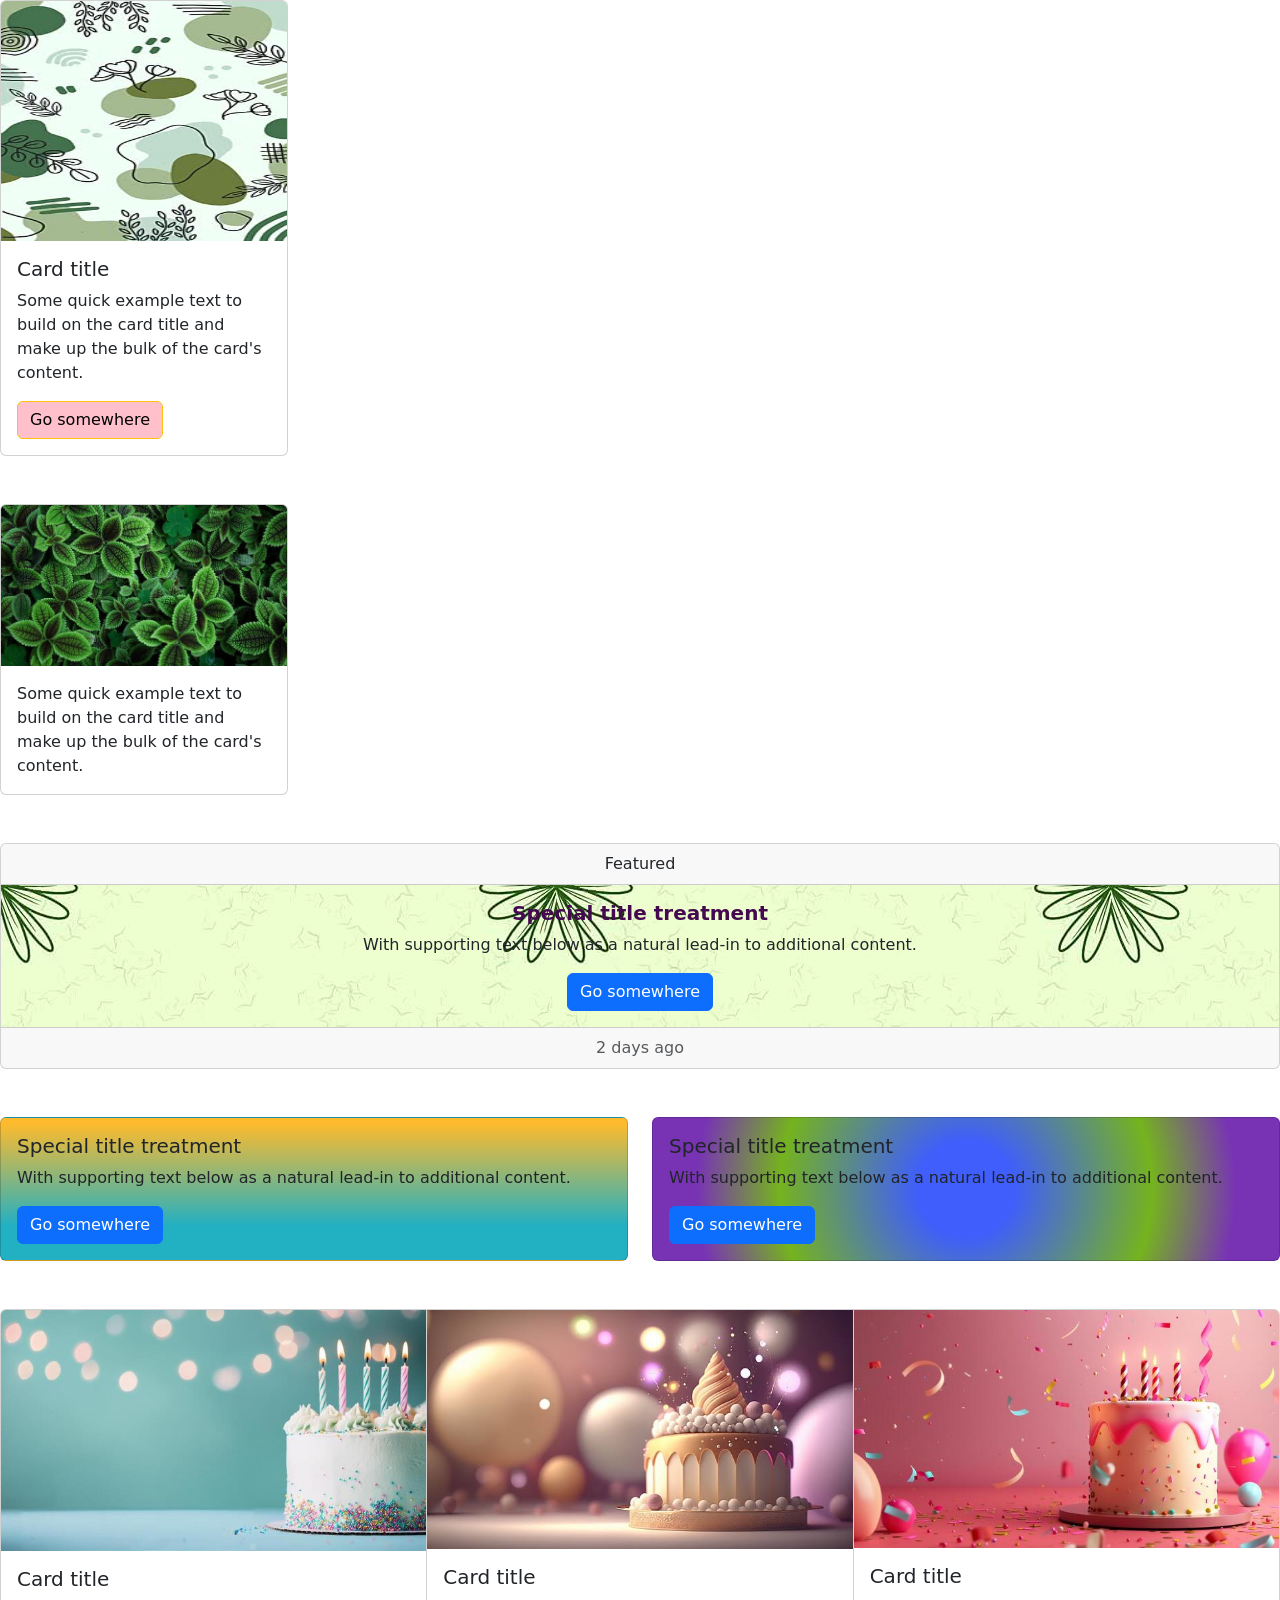
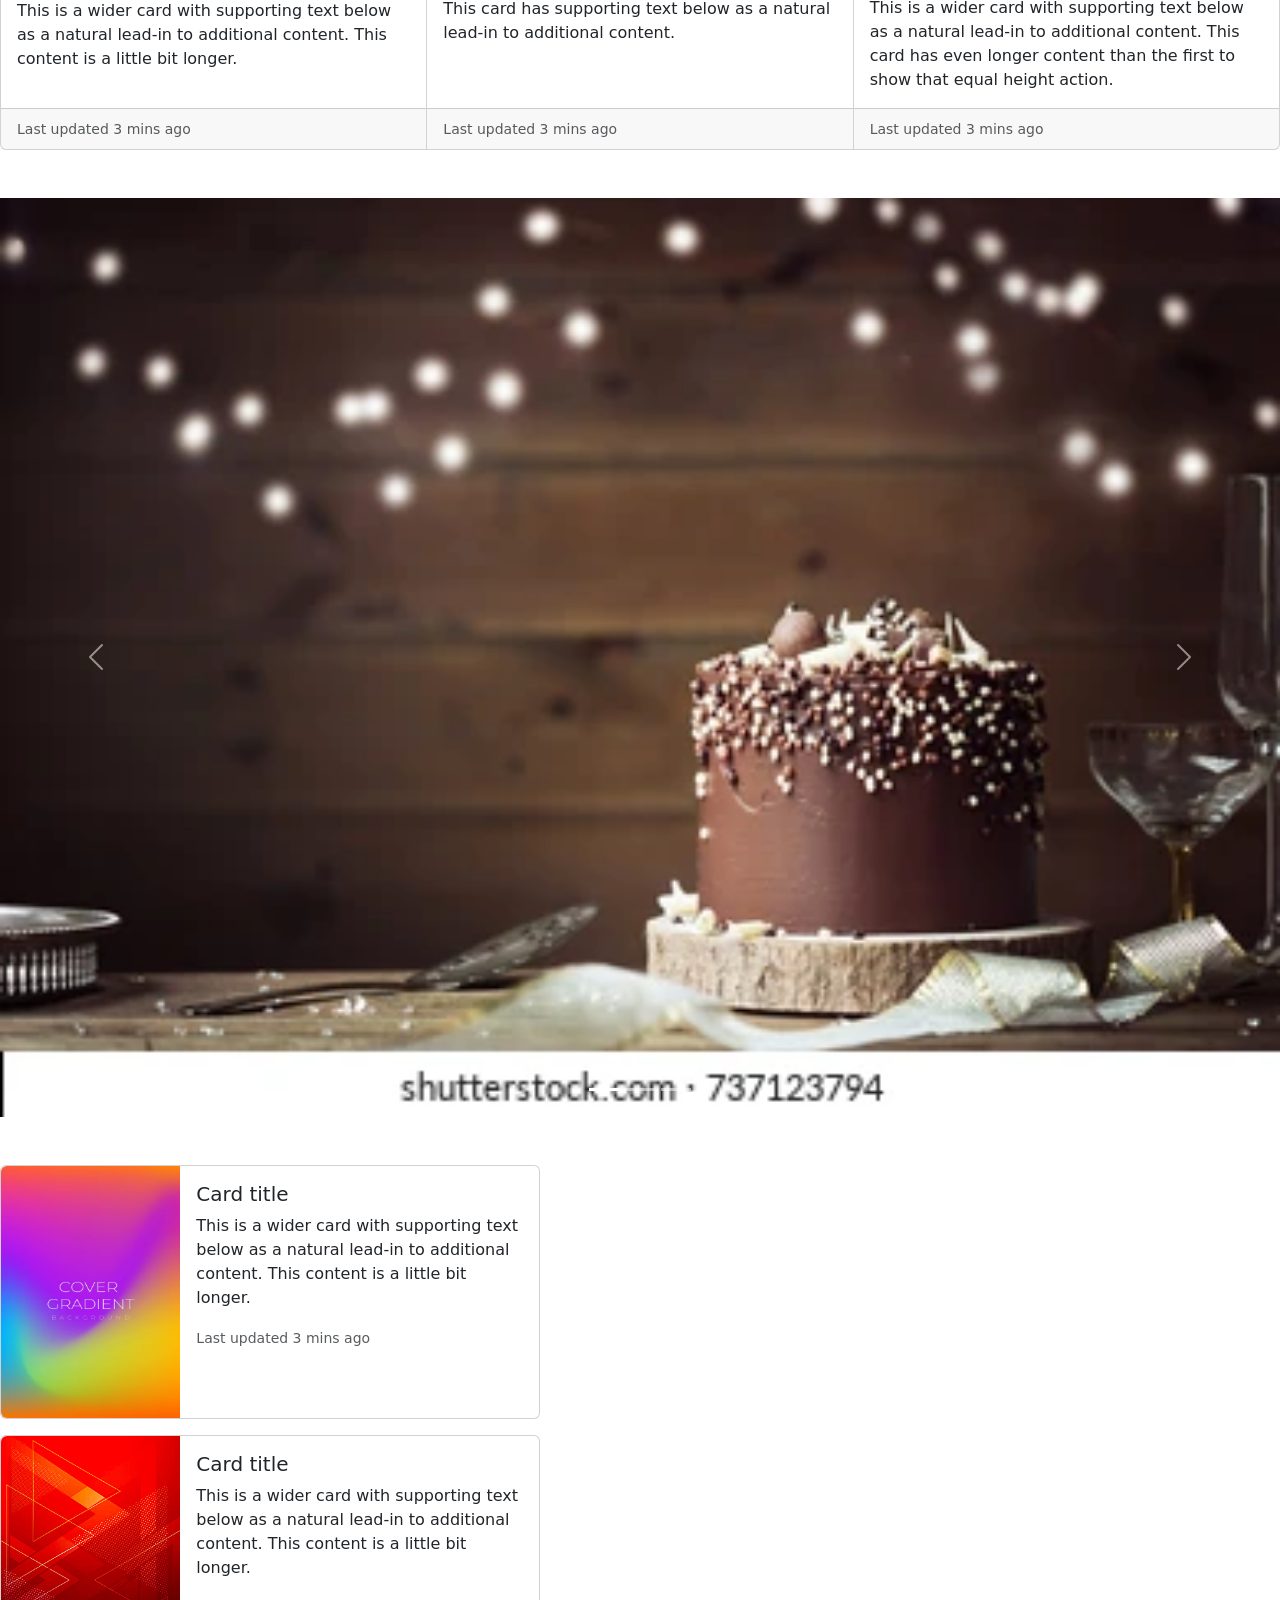
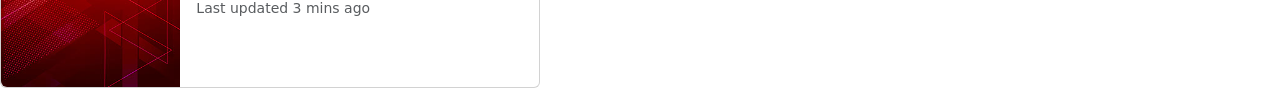
<file: Class1/index.html>
<!DOCTYPE html>
<html lang="en">

<head>
    <meta charset="UTF-8">
    <meta name="viewport" content="width=device-width, initial-scale=1.0">
    <title>Document</title>
    <link href="https://cdn.jsdelivr.net/npm/bootstrap@5.0.2/dist/css/bootstrap.min.css" rel="stylesheet" integrity="sha384-EVSTQN3/azprG1Anm3QDgpJLIm9Nao0Yz1ztcQTwFspd3yD65VohhpuuCOmLASjC" crossorigin="anonymous">
    <link rel="stylesheet" href="style.css">
</head>
<body>
    <div class="card" style="width: 18rem;">
        <img src="./Image/pngtree-green-aesthetic-abstract-background.jpg" class="card-img-top" alt="..." height="240px">
        <div class="card-body">
          <h5 class="card-title">Card title</h5>
          <p class="card-text">Some quick example text to build on the card title and make up the bulk of the card's content.</p>
          <a href="#" class="btn btn-warning" style="background-color: pink;">Go somewhere</a>    
        </div>
      </div><br><br>
      <div class="card" style="width: 18rem;">
        <img src="./Image/greenry.jpg" class="card-img-top" alt="...">
        <div class="card-body">
          <p class="card-text">Some quick example text to build on the card title and make up the bulk of the card's content.</p>
        </div>
      </div><br><br>
      <div class="card text-center">
        <div class="card-header">
          Featured
        </div>
        <div class="card-body card1">
          <h5 class="card-title card2">Special title treatment</h5>
          <p class="card-text">With supporting text below as a natural lead-in to additional content.</p>
          <a href="#" class="btn btn-primary">Go somewhere</a>
        </div>
        <div class="card-footer text-muted">
          2 days ago
        </div>
      </div><br><br>
      <div class="row">
        <div class="col-sm-6">
          <div class="card changeColor1">
            <div class="card-body">
              <h5 class="card-title">Special title treatment</h5>
              <p class="card-text">With supporting text below as a natural lead-in to additional content.</p>
              <a href="#" class="btn btn-primary">Go somewhere</a>
            </div>
          </div>
        </div>
        <div class="col-sm-6">
          <div class="card changeColor2">
            <div class="card-body">
              <h5 class="card-title">Special title treatment</h5>
              <p class="card-text">With supporting text below as a natural lead-in to additional content.</p>
              <a href="#" class="btn btn-primary">Go somewhere</a>
            </div>
          </div>
        </div>
      </div><br><br>
      <div class="card-group">
        <div class="card">
          <img src="./Image/cake3.jpeg  " class="card-img-top" alt="...">
          <div class="card-body">
            <h5 class="card-title">Card title</h5>
            <p class="card-text">This is a wider card with supporting text below as a natural lead-in to additional content. This content is a little bit longer.</p>
          </div>
          <div class="card-footer">
            <small class="text-muted">Last updated 3 mins ago</small>
          </div>
        </div>
        <div class="card">
          <img src="./Image/cake2.jpg" class="card-img-top" alt="...">
          <div class="card-body">
            <h5 class="card-title">Card title</h5>
            <p class="card-text">This card has supporting text below as a natural lead-in to additional content.</p>
          </div>
          <div class="card-footer">
            <small class="text-muted">Last updated 3 mins ago</small>
          </div>
        </div>
        <div class="card">
          <img src="./Image/cake3.jpg" class="card-img-top" alt="..." >
          <div class="card-body">
            <h5 class="card-title">Card title</h5>
            <p class="card-text">This is a wider card with supporting text below as a natural lead-in to additional content. This card has even longer content than the first to show that equal height action.</p>
          </div>
          <div class="card-footer">
            <small class="text-muted">Last updated 3 mins ago</small>
          </div>
        </div>
      </div><br><br>

      <div id="carouselExampleIndicators" class="carousel slide" data-bs-ride="carousel">
        <div class="carousel-indicators">
          <button type="button" data-bs-target="#carouselExampleIndicators" data-bs-slide-to="0" class="active" aria-current="true" aria-label="Slide 1"></button>
          <button type="button" data-bs-target="#carouselExampleIndicators" data-bs-slide-to="1" aria-label="Slide 2"></button>
          <button type="button" data-bs-target="#carouselExampleIndicators" data-bs-slide-to="2" aria-label="Slide 3"></button>
        </div>
        <div class="carousel-inner slider">
          <div class="carousel-item active">
            <img src="./Image/cupcakle1.webp" class="d-block w-100" alt="...">
          </div>
          <div class="carousel-item">
            <img src="./Image/cupcake2.jpg" class="d-block w-100" alt="...">
          </div>
          <div class="carousel-item">
            <img src="./Image/cupcake3.jpg" class="d-block w-100" alt="...">
          </div>
        </div>
        <button class="carousel-control-prev" type="button" data-bs-target="#carouselExampleIndicators" data-bs-slide="prev">
          <span class="carousel-control-prev-icon" aria-hidden="true"></span>
          <span class="visually-hidden">Previous</span>
        </button>
        <button class="carousel-control-next" type="button" data-bs-target="#carouselExampleIndicators" data-bs-slide="next">
          <span class="carousel-control-next-icon" aria-hidden="true"></span>
          <span class="visually-hidden">Next</span>
        </button>
      </div>
<br><br>
      <div class="card mb-3" style="width: 540px;">
        <div class="row g-0">
          <div class="col-md-4">
            <img src="./Image/lineargradient.jpg" class="img-fluid rounded-start" alt="..." >
          </div>
          <div class="col-md-8">
            <div class="card-body">
              <h5 class="card-title">Card title</h5>
              <p class="card-text">This is a wider card with supporting text below as a natural lead-in to additional content. This content is a little bit longer.</p>
              <p class="card-text"><small class="text-muted">Last updated 3 mins ago</small></p>
            </div>
          </div>
        </div>
      </div>

      <div class="card mb-3" style="width: 540px;">
        <div class="row g-0">
          <div class="col-md-4">
            <img src="./Image/red.jpg" class="img-fluid rounded-start" alt="..." >
          </div>
          <div class="col-md-8">
            <div class="card-body">
              <h5 class="card-title">Card title</h5>
              <p class="card-text">This is a wider card with supporting text below as a natural lead-in to additional content. This content is a little bit longer.</p>
              <p class="card-text"><small class="text-muted">Last updated 3 mins ago</small></p>
            </div>
          </div>
        </div>
      </div>


      <script src="https://cdn.jsdelivr.net/npm/bootstrap@5.0.2/dist/js/bootstrap.bundle.min.js" integrity="sha384-MrcW6ZMFYlzcLA8Nl+NtUVF0sA7MsXsP1UyJoMp4YLEuNSfAP+JcXn/tWtIaxVXM" crossorigin="anonymous"></script>
</body>
</html>
</file>
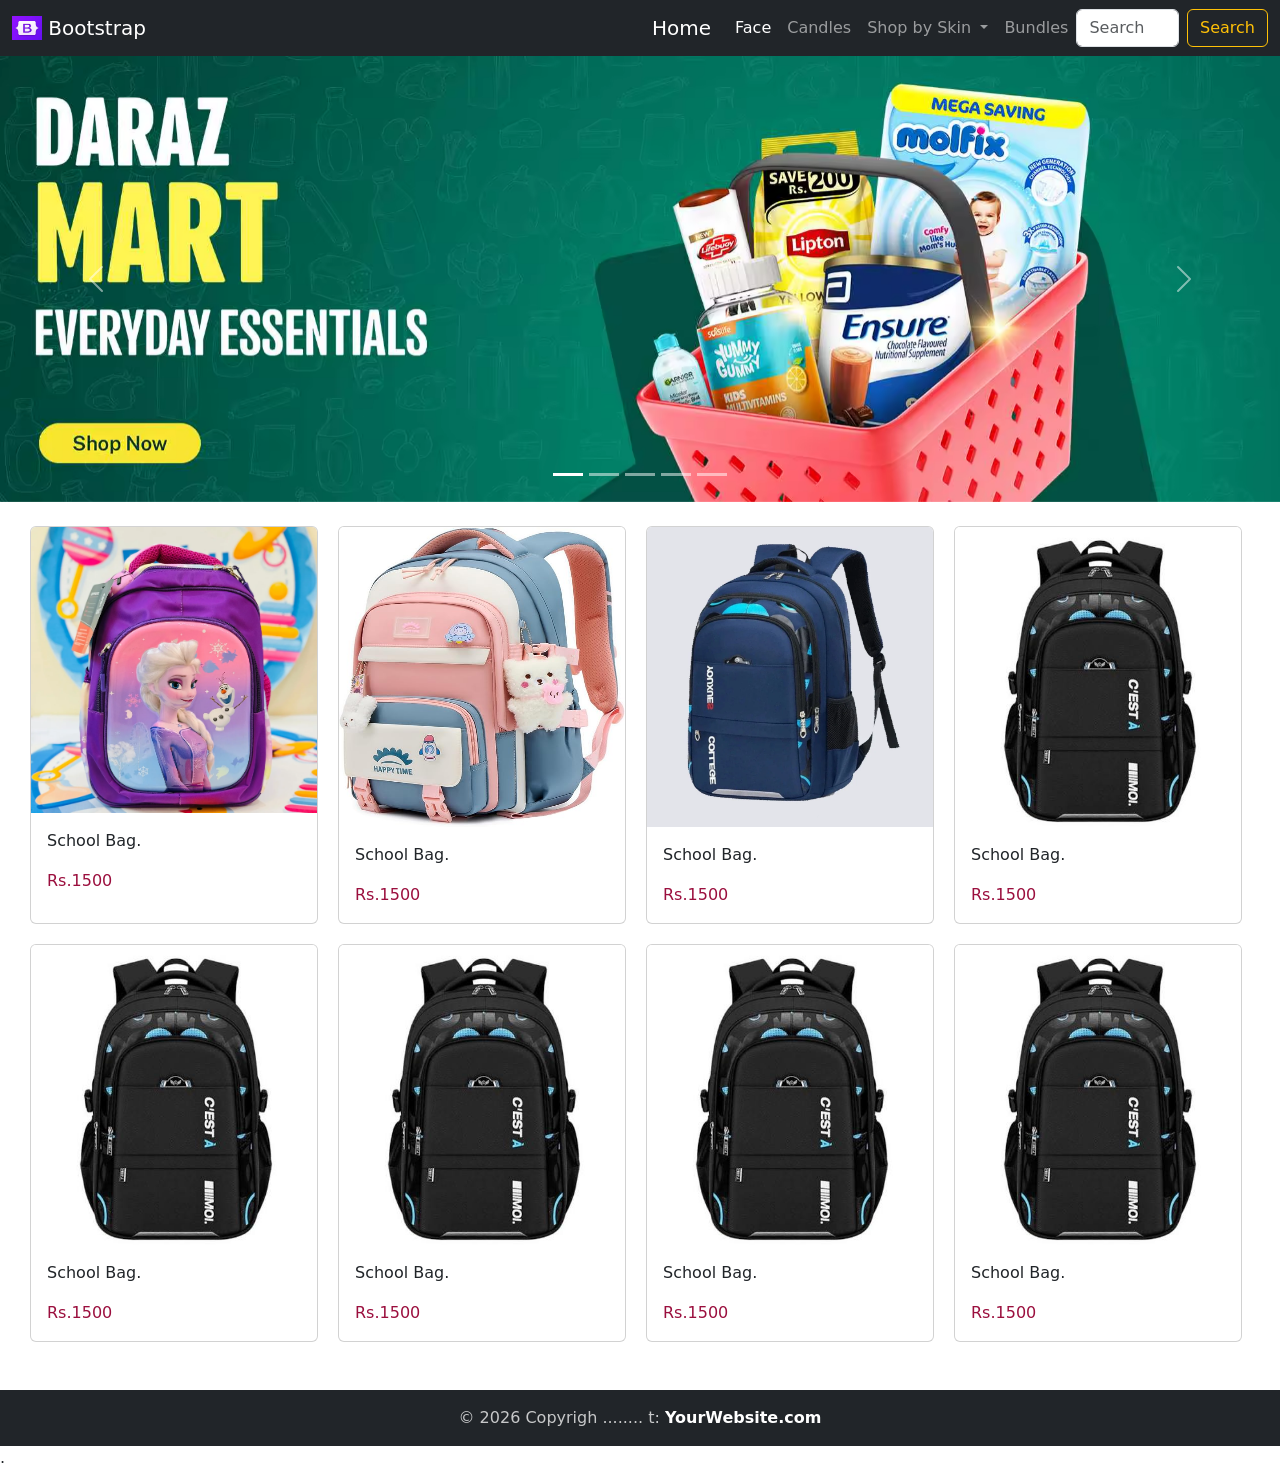
<file: Class2/index.html>
<!DOCTYPE html>
<html lang="en">
<head>
    <meta charset="UTF-8">
    <meta name="viewport" content="width=device-width, initial-scale=1.0">
    <title>Document</title>
    <link href="https://cdn.jsdelivr.net/npm/bootstrap@5.0.2/dist/css/bootstrap.min.css" rel="stylesheet" integrity="sha384-EVSTQN3/azprG1Anm3QDgpJLIm9Nao0Yz1ztcQTwFspd3yD65VohhpuuCOmLASjC" crossorigin="anonymous">
    <link rel="stylesheet" href="style.css">
</head>
<body>
    <nav class="navbar navbar-expand-lg navbar-dark bg-dark">
        <div class="container-fluid">
            <a class="navbar-brand" href="#">
              <img src="./Image/bootstrap.jpg" alt="" width="30" height="24" class="d-inline-block align-text-top">
              Bootstrap
            </a>
          </div>
        <div class="container-fluid">
          <a class="navbar-brand" href="#">Home</a>
          <button class="navbar-toggler" type="button" data-bs-toggle="collapse" data-bs-target="#navbarSupportedContent" aria-controls="navbarSupportedContent" aria-expanded="false" aria-label="Toggle navigation">
            <span class="navbar-toggler-icon"></span>
          </button>
          <div class="collapse navbar-collapse" id="navbarSupportedContent">
            <ul class="navbar-nav me-auto mb-2 mb-lg-0">
              <li class="nav-item">
                <a class="nav-link active" aria-current="page" href="#">Face</a>
              </li>
              <li class="nav-item">
                <a class="nav-link" href="#">Candles</a>
              </li>
              <li class="nav-item dropdown">
                <a class="nav-link dropdown-toggle" href="#" id="navbarDropdown" role="button" data-bs-toggle="dropdown" aria-expanded="false">
                  Shop by Skin
                </a>
                <ul class="dropdown-menu" aria-labelledby="navbarDropdown">
                  <li><a class="dropdown-item" href="#">Combination Skin</a></li>
                  <li><a class="dropdown-item" href="#">Oily Skin</a></li>
                  <li><a class="dropdown-item" href="#">Dry Skin</a></li>
                 
                </ul>
                <li class="nav-item">
                    <a class="nav-link" href="#">Bundles</a>
                  </li>
              </li>
             
            </ul>
            <form class="d-flex">
              <input class="form-control me-2" type="search" placeholder="Search" aria-label="Search">
              <button class="btn btn-outline-warning" type="submit">Search</button>
            </form>
          </div>
        </div>
      </nav>


      <!-- We are adding slider -->
      <div id="carouselExampleIndicators" class="carousel slide" data-bs-ride="carousel">
        <div class="carousel-indicators">
          <button type="button" data-bs-target="#carouselExampleIndicators" data-bs-slide-to="0" class="active" aria-current="true" aria-label="Slide 1"></button>
          <button type="button" data-bs-target="#carouselExampleIndicators" data-bs-slide-to="1" aria-label="Slide 2"></button>
          <button type="button" data-bs-target="#carouselExampleIndicators" data-bs-slide-to="2" aria-label="Slide 3"></button>
          <button type="button" data-bs-target="#carouselExampleIndicators" data-bs-slide-to="3" aria-label="Slide 4"></button>
          <button type="button" data-bs-target="#carouselExampleIndicators" data-bs-slide-to="4" aria-label="Slide 5"></button>
        </div>
        <div class="carousel-inner">
          <div class="carousel-item active">
            <img src="./Image/image1.avif" class="d-block w-100" alt="...">
          </div>
          <div class="carousel-item">
            <img src="./Image/image2.avif" class="d-block w-100" alt="...">
          </div>
          <div class="carousel-item">
            <img src="./Image/image3.avif" class="d-block w-100" alt="...">
          </div>
          <div class="carousel-item">
            <img src="./Image/image4.avif" class="d-block w-100" alt="...">
          </div>
          <div class="carousel-item">
            <img src="./Image/image5.avif" class="d-block w-100" alt="...">
          </div>
        </div>
        <button class="carousel-control-prev" type="button" data-bs-target="#carouselExampleIndicators" data-bs-slide="prev">
          <span class="carousel-control-prev-icon" aria-hidden="true"></span>
          <span class="visually-hidden">Previous</span>
        </button>
        <button class="carousel-control-next" type="button" data-bs-target="#carouselExampleIndicators" data-bs-slide="next">
          <span class="carousel-control-next-icon" aria-hidden="true"></span>
          <span class="visually-hidden">Next</span>
        </button>
      </div>
      <br>
    
      
<div class="flex">
  
    <div class="card" style="width: 18rem;">
      <img src="./Image/schoolbag.webp" class="card-img-top" alt="School Bag">
      <div class="card-body">
        <p class="card-text">School Bag.</p>
        <p class="card-text changecolor">Rs.1500</p>
      </div>
    </div>
  
    <div class="card" style="width: 18rem;">
      <img src="./Image/schoolbag2.jpg" class="card-img-top" alt="School Bag" height="300px">
      <div class="card-body">
        <p class="card-text">School Bag.</p>
        <p class="card-text changecolor">Rs.1500</p>
      </div>
    </div>

    <div class="card" style="width: 18rem;">
        <img src="./Image/schoolbag3.webp" class="card-img-top" alt="School Bag" height="300px">
        <div class="card-body">
          <p class="card-text">School Bag.</p>
          <p class="card-text changecolor">Rs.1500</p>
        </div>
      </div>
      <div class="card" style="width: 18rem;">
        <img src="./Image/schoolbag4.jpg" class="card-img-top" alt="School Bag" height="300px">
        <div class="card-body">
          <p class="card-text">School Bag.</p>
          <p class="card-text changecolor">Rs.1500</p>
        </div>
      </div>
      <div class="card" style="width: 18rem;">
        <img src="./Image/schoolbag4.jpg" class="card-img-top" alt="School Bag" height="300px">
        <div class="card-body">
          <p class="card-text">School Bag.</p>
          <p class="card-text changecolor">Rs.1500</p>
        </div>
      </div>
      <div class="card" style="width: 18rem;">
        <img src="./Image/schoolbag4.jpg" class="card-img-top" alt="School Bag" height="300px">
        <div class="card-body">
          <p class="card-text">School Bag.</p>
          <p class="card-text changecolor">Rs.1500</p>
        </div>
      </div>
      <div class="card" style="width: 18rem;">
        <img src="./Image/schoolbag4.jpg" class="card-img-top" alt="School Bag" height="300px">
        <div class="card-body">
          <p class="card-text">School Bag.</p>
          <p class="card-text changecolor">Rs.1500</p>
        </div>
      </div>
      <div class="card" style="width: 18rem;">
        <img src="./Image/schoolbag4.jpg" class="card-img-top" alt="School Bag" height="300px">
        <div class="card-body">
          <p class="card-text">School Bag.</p>
          <p class="card-text changecolor">Rs.1500</p>
        </div>
      </div>
  </div>
  <br><br>
  

  <footer class="bg-body-tertiary text-center text-lg-start mt-auto">
  
  
    
  
    <!-- Copyright -->
    <div class="text-center p-3 bg-dark text-white text-opacity-75">
      © 2026 Copyrigh
      ........
      
      
      
      
      t:
      <a class="text-white text-decoration-none fw-semibold" href="https://yourwebsite.com">YourWebsite.com</a>
    </div>
  </footer>
  
  



  .

      <script src="https://cdn.jsdelivr.net/npm/bootstrap@5.0.2/dist/js/bootstrap.bundle.min.js" integrity="sha384-MrcW6ZMFYlzcLA8Nl+NtUVF0sA7MsXsP1UyJoMp4YLEuNSfAP+JcXn/tWtIaxVXM" crossorigin="anonymous"></script>
</body>
</html>
</file>
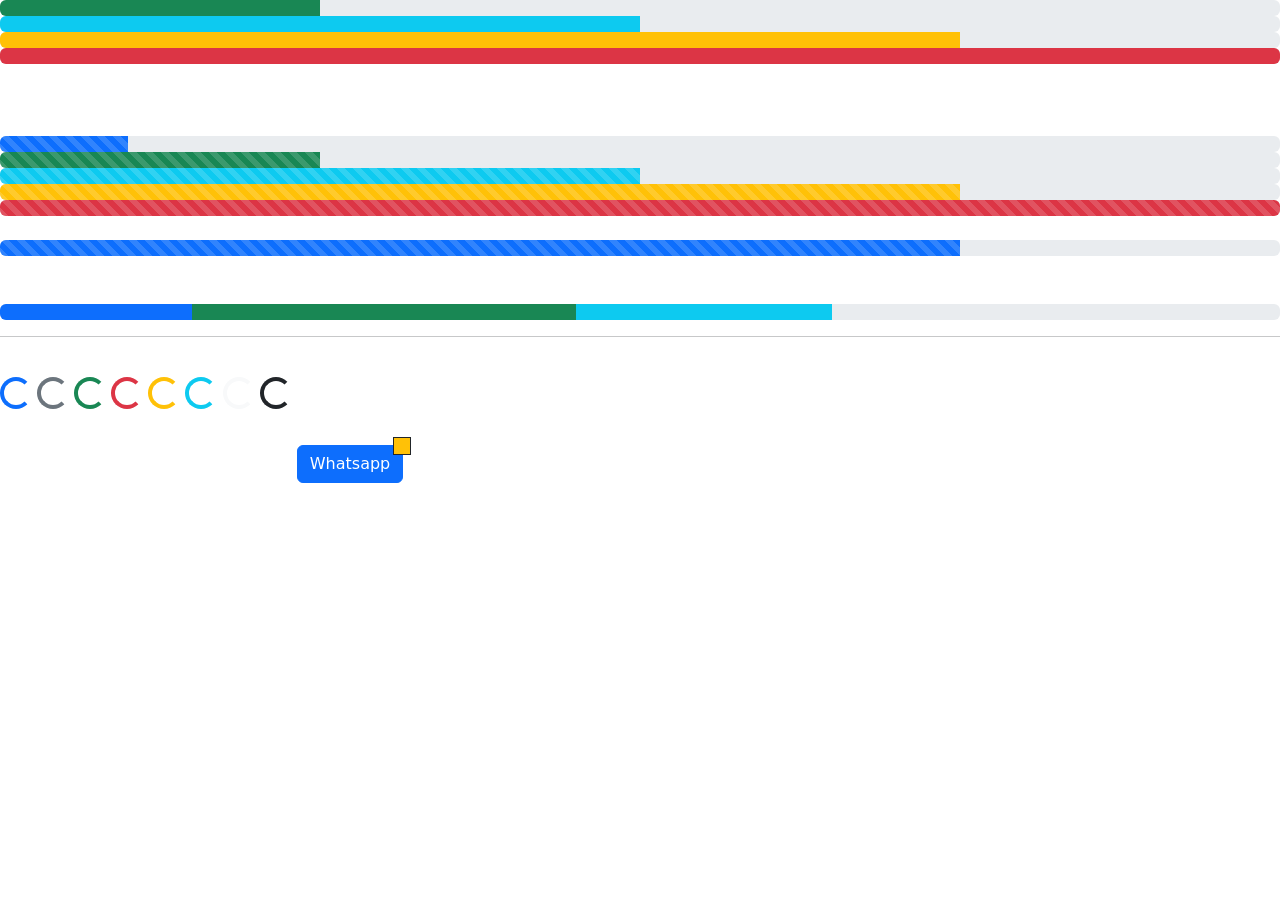
<file: Class3/index.html>
<!DOCTYPE html>
<html lang="en">
<head>
    <meta charset="UTF-8">
    <meta name="viewport" content="width=device-width, initial-scale=1.0">
    <title>Document</title>
    <link href="https://cdn.jsdelivr.net/npm/bootstrap@5.0.2/dist/css/bootstrap.min.css" rel="stylesheet" integrity="sha384-EVSTQN3/azprG1Anm3QDgpJLIm9Nao0Yz1ztcQTwFspd3yD65VohhpuuCOmLASjC" crossorigin="anonymous">
</head>
<body>
    <div class="progress">
        <div class="progress-bar bg-success" role="progressbar" style="width: 25%" aria-valuenow="25" aria-valuemin="0" aria-valuemax="100"></div>
      </div>
      <div class="progress">
        <div class="progress-bar bg-info" role="progressbar" style="width: 50%" aria-valuenow="50" aria-valuemin="0" aria-valuemax="100"></div>
      </div>
      <div class="progress">
        <div class="progress-bar bg-warning" role="progressbar" style="width: 75%" aria-valuenow="75" aria-valuemin="0" aria-valuemax="100"></div>
      </div>
      <div class="progress">
        <div class="progress-bar bg-danger" role="progressbar" style="width: 100%" aria-valuenow="100" aria-valuemin="0" aria-valuemax="100"></div>
      </div>

      <br><br><br>

      <div class="progress">
        <div class="progress-bar progress-bar-striped" role="progressbar" style="width: 10%" aria-valuenow="10" aria-valuemin="0" aria-valuemax="100"></div>
      </div>
      <div class="progress">
        <div class="progress-bar progress-bar-striped bg-success" role="progressbar" style="width: 25%" aria-valuenow="25" aria-valuemin="0" aria-valuemax="100"></div>
      </div>
      <div class="progress">
        <div class="progress-bar progress-bar-striped bg-info" role="progressbar" style="width: 50%" aria-valuenow="50" aria-valuemin="0" aria-valuemax="100"></div>
      </div>
      <div class="progress">
        <div class="progress-bar progress-bar-striped bg-warning" role="progressbar" style="width: 75%" aria-valuenow="75" aria-valuemin="0" aria-valuemax="100"></div>
      </div>
      <div class="progress">
        <div class="progress-bar progress-bar-striped bg-danger" role="progressbar" style="width: 100%" aria-valuenow="100" aria-valuemin="0" aria-valuemax="100"></div>
      </div>

      <br>

      <div class="progress">
        <div class="progress-bar progress-bar-striped progress-bar-animated" role="progressbar" aria-valuenow="75" aria-valuemin="0" aria-valuemax="100" style="width: 75%"></div>
      </div>
<br><br>
      <div class="progress">
        <div class="progress-bar" role="progressbar" style="width: 15%" aria-valuenow="15" aria-valuemin="0" aria-valuemax="100"></div>
        <div class="progress-bar bg-success" role="progressbar" style="width: 30%" aria-valuenow="30" aria-valuemin="0" aria-valuemax="100"></div>
        <div class="progress-bar bg-info" role="progressbar" style="width: 20%" aria-valuenow="20" aria-valuemin="0" aria-valuemax="100"></div>
      </div>

      <hr>
      <br>
      <div class="spinner-border text-primary" role="status">
        <span class="visually-hidden">Loading...</span>
      </div>
      <div class="spinner-border text-secondary" role="status">
        <span class="visually-hidden">Loading...</span>
      </div>
      <div class="spinner-border text-success" role="status">
        <span class="visually-hidden">Loading...</span>
      </div>
      <div class="spinner-border text-danger" role="status">
        <span class="visually-hidden">Loading...</span>
      </div>
      <div class="spinner-border text-warning" role="status">
        <span class="visually-hidden">Loading...</span>
      </div>
      <div class="spinner-border text-info" role="status">
        <span class="visually-hidden">Loading...</span>
      </div>
      <div class="spinner-border text-light" role="status">
        <span class="visually-hidden">Loading...</span>
      </div>
      <div class="spinner-border text-dark" role="status">
        <span class="visually-hidden">Loading...</span>
      </div>


      <br><br>
      <div class="spinner-grow text-primary" role="status">
        <span class="visually-hidden">Loading...</span>
      </div>
      <div class="spinner-grow text-secondary" role="status">
        <span class="visually-hidden">Loading...</span>
      </div>
      <div class="spinner-grow text-success" role="status">
        <span class="visually-hidden">Loading...</span>
      </div>
      <div class="spinner-grow text-danger" role="status">
        <span class="visually-hidden">Loading...</span>
      </div>
      <div class="spinner-grow text-warning" role="status">
        <span class="visually-hidden">Loading...</span>
      </div>
      <div class="spinner-grow text-info" role="status">
        <span class="visually-hidden">Loading...</span>
      </div>
      <div class="spinner-grow text-light" role="status">
        <span class="visually-hidden">Loading...</span>
      </div>
      <div class="spinner-grow text-dark" role="status">
        <span class="visually-hidden">Loading...</span>
      </div>



      <button type="button" class="btn btn-primary position-relative">
        Whatsapp
        <span class="position-absolute top-0 start-100 translate-middle p-2 bg-warning border border-dark rounded-square">
          <span class="visually-hidden">New alerts</span>
        </span>
      </button>
</body>
</html>
</file>
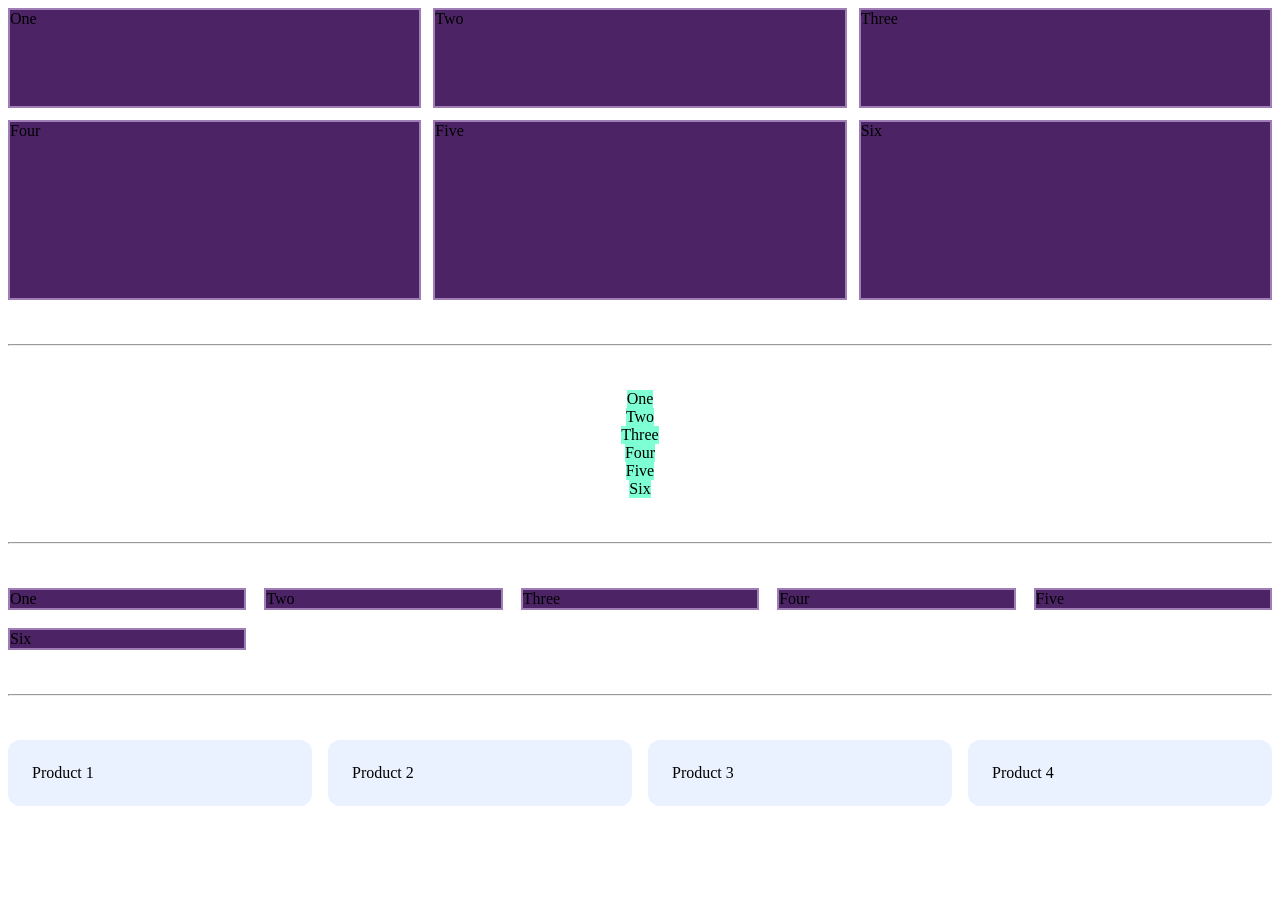
<file: Grid/index.html>
<!DOCTYPE html>
<html lang="en">

<head>
    <meta charset="UTF-8">
    <meta name="viewport" content="width=device-width, initial-scale=1.0">
    <title>Document</title>
    <link rel="stylesheet" href="style.css">
</head>

<body>
    <div class="grid-container">
        <div class="item">One</div>
        <div class="item">Two</div>
        <div class="item">Three</div>
        <div class="item">Four</div>
        <div class="item">Five</div>
        <div class="item">Six</div>
    </div>

    <br><br><hr><br><br>
    <div class="grid">
        <div class="container">One</div>
        <div class="container">Two</div>
        <div class="container">Three</div>
        <div class="container">Four</div>
        <div class="container">Five</div>
        <div class="container">Six</div>
    </div>

    <br><br><hr><br><br>
    <div class="product-grid">
        <div class="item">One</div>
        <div class="item">Two</div>
        <div class="item">Three</div>
        <div class="item">Four</div>
        <div class="item">Five</div>
        <div class="item">Six</div>
    </div>
    
    <br><br><hr> <br><br>
    <div class="products">
        <article class="card">Product 1</article>
        <article class="card">Product 2</article>
        <article class="card">Product 3</article>
        <article class="card">Product 4</article>
      </div>
      

</html>
</file>
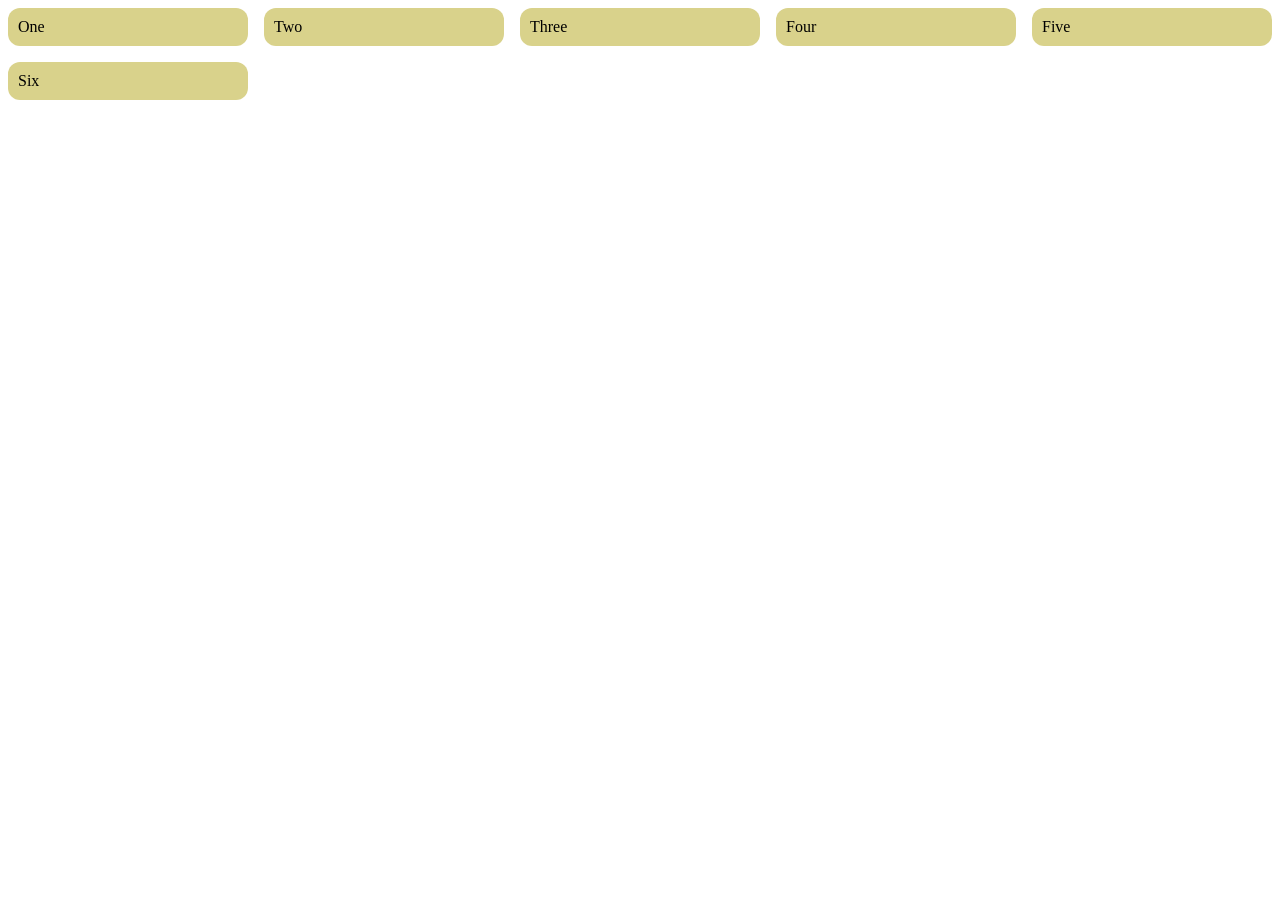
<file: Grid/ClassTask.html>
<!DOCTYPE html>
<html lang="en">
<head>
    <meta charset="UTF-8">
    <meta name="viewport" content="width=device-width, initial-scale=1.0">
    <title>Document</title>
    <link rel="stylesheet" href="class.css">
</head>
<body>
    
    <div class="product-grid">
        <div class="item">One</div>
        <div class="item">Two</div>
        <div class="item">Three</div>
        <div class="item">Four</div>
        <div class="item">Five</div>
        <div class="item">Six</div>
    </div>
</body>
</html>
</file>
<file: Class1/style.css>
.card1 {
    background-image: url(./Image/greenBG.jpg);
}

.card2 {
    color: #44094f;
    font-weight: 900;
}

.changeColor1 {
    background: #22b0c3;
    background: linear-gradient(0deg, rgba(34, 176, 195, 1) 24%, rgba(253, 187, 45, 1) 96%);
}
.changeColor2{
    background: #3F5EFB;
background: radial-gradient(circle, rgba(63, 94, 251, 1) 15%, rgba(117, 179, 30, 1) 58%, rgba(120, 51, 181, 1) 84%);
}
</file>
<file: Class2/style.css>
.changecolor{
    color: rgb(155, 15, 62);
}
.flex{
    margin-left: 30px;
    display: flex;
    flex-wrap: wrap;
    gap: 20px;  
}
</file>
<file: Grid/style.css>
.grid-container{
    display: grid;
    /* grid-template-columns: 1fr 1fr 1fr; */
    grid-template-columns: repeat(3, 1fr);
    grid-template-rows: 100px 180px;
    gap:12px; 
    /* column-gap: 23px;
    row-gap: 17px; */
}

.item{
  background-color: #4C2365;
  border: 2px solid #9E7EB5;

}

.grid {
    display: grid;
    place-items: center;
    /* same as align-items + justify-items */
  }
  
  .container {
    background-color: aquamarine;
    display: grid;
    align-content: center;
    justify-content: center;
  }

  .product-grid{
    display: grid;
    grid-template-columns: repeat(auto-fit,  minmax(220px, 1fr));
    gap: 18px;
  }

  
  .products {
    display: grid;
    grid-template-columns:repeat(auto-fit, minmax(200px, 1fr));
    gap: 16px;
  }
  .card {
    padding: 24px;
    background: #eaf2ff;
    border-radius: 12px;
  }
</file>
<file: Grid/class.css>
.product-grid{
    display: grid;
    grid-template-columns:repeat(auto-fit, minmax(200px, 1fr));
    gap: 16px;
}

.item{
  background-color:#D9D28B;
  padding: 10px;
  border-radius: 12px;
}
</file>
